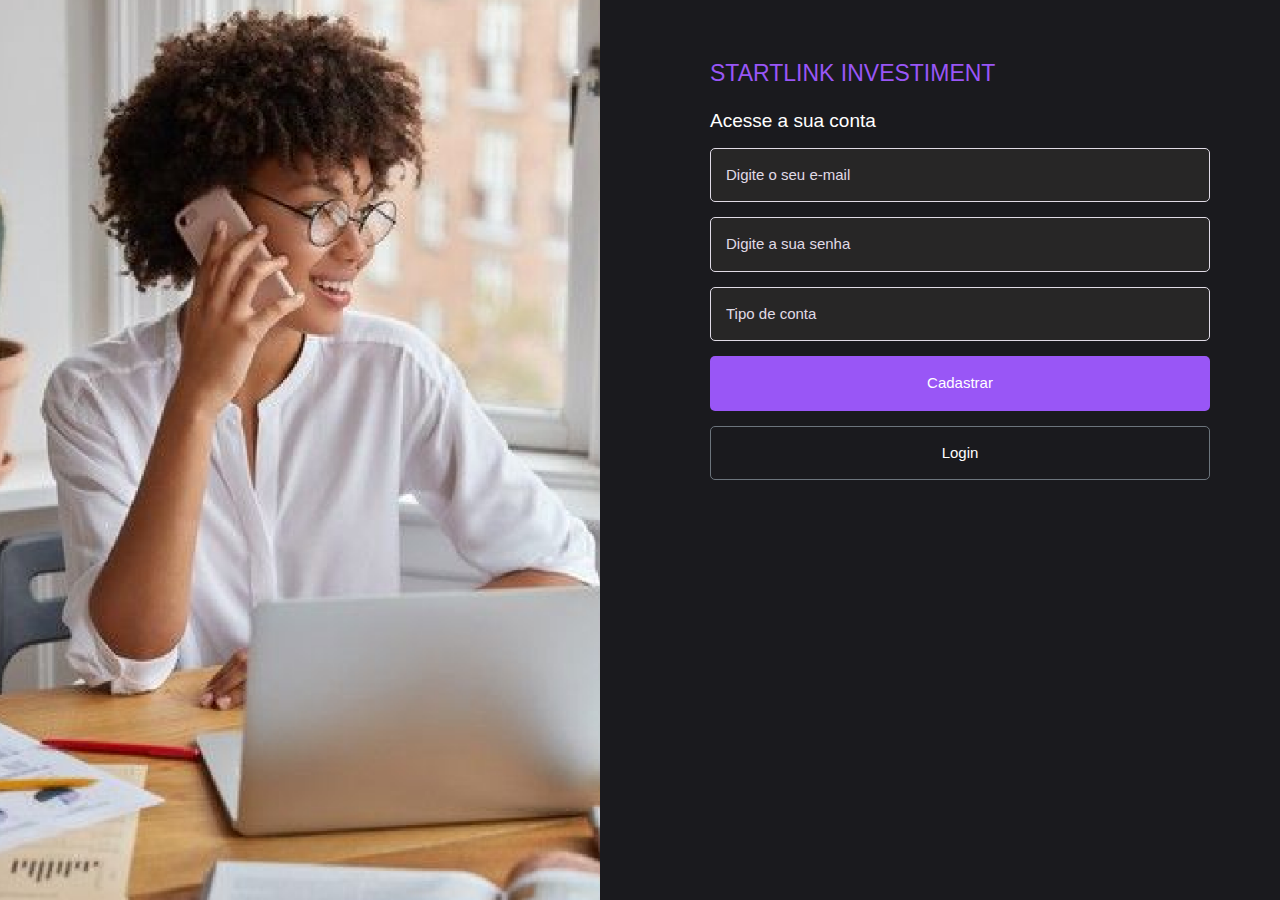
<file: cadastro.html>
<!DOCTYPE html>
<html lang="pt-br">
<head>
  <meta charset="UTF-8">
  <meta name="viewport" content="width=device-width, initial-scale=1.0">
  <title>Document</title>
  <link rel="stylesheet" href="bootstrap/css/bootstrap.css">
  <link rel="stylesheet" href="css/cadastro.css">
</head>
<body>
  <div class="container-fluid">
    <div class="row">
      <!-- Coluna para a imagem de fundo -->
      <div class="col-md-6 d-none d-md-block login-image"></div>

      <!-- Coluna para o formulário de login -->
      <div class="col-md-6 col-sm-12">
        <div class="login-container">
            <form class="login-form">
              <h1 class="login-heading mb-4">STARTLINK INVESTIMENT</h1> 
              <h2 class="mb-4">Acesse a sua conta</h2> 
              <!-- Campos de entrada -->
              <div class="mb-4">
                <input type="text" id="username" class="w-100 p-4" placeholder="Digite o seu e-mail" required>
              </div>
              <div class="mb-4">
                <input type="password" id="password" class="w-100 p-4" placeholder="Digite a sua senha" required>
              </div>

              <div class="mb-4">
                <select class="form-select w-100 p-4">
                  <option selected>Tipo de conta</option>
                  <option value="Projectista">Projectista</option>
                  <option value="Investidor">Investidor</option>
                </select>
              </div>

              <!-- Botão de login -->
              <div class="mb-4">
                <a href="#" class="btn w-100 p-4">Cadastrar</a>
              </div> 
              <a href="login.html" class="btn btn-outline-secondary w-100 p-4">Login</a>
            </form>
        </div>
      </div>
    </div>
  </div>
</body>
</html>
</file>
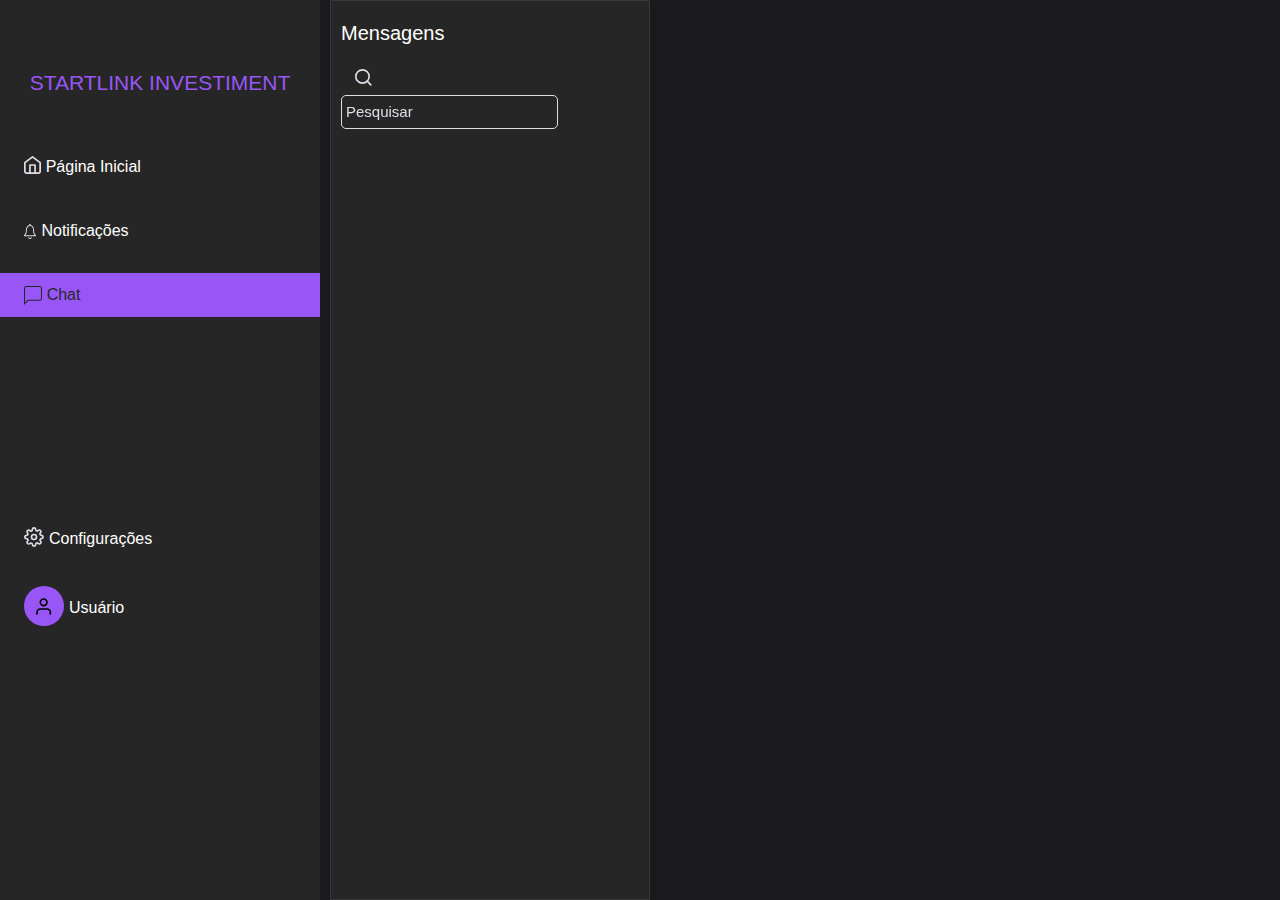
<file: chat.html>
<!DOCTYPE html>
<html lang="pt-br">
<head>
  <meta charset="UTF-8">
  <meta name="viewport" content="width=device-width, initial-scale=1.0">
  <title>Chat|STARTLINK </title>
  <link rel="stylesheet" href="bootstrap/css/bootstrap.css">
  <link rel="stylesheet" href="css/chat.css">
</head>
<body>
 <!-- Barra lateral de menu -->
<div class="sidebar w-25">
  <h1 class="position-relative">STARTLINK INVESTIMENT</h1>
  <div class="menu">
    <a href="paginainicial.html"><img src="assets/Icon feather-home2.svg" alt="Icone-home">Página Inicial</a>
  </div>
  <div class="notificacao">
    <a href="notificacao.html"> <img src="assets/Icon ionic-ios-notifications-outline.svg" alt="Icone-notificações">Notificações</a></li>
  </div>
  <div class="chat">
    <a href="chat.html" class="active"> <img src="assets/Icon material-chat-bubble-dark.svg" alt="Icone-chat">Chat</a></li> 
  </div>
  <div class="configuracao">
    <a href="configuracao.html"> <img src="assets/Icon feather-settings.svg" alt="Icone-configurações">Configurações</a></li> 
  </div>
  <div class="usuario">
    <a href="usuario.html"><img src="assets/usuario.svg" alt="Icone-Usuário">Usuário</a></li> 
  </div>
</div>

<!-- Conteúdo principal da página -->
<div class="content">

<div class="mensagens w-25">
  <div class="mensagens-conteudo">
    <h2>Mensagens</h2>
    <div class="input-mensagens">
      <input type="text" name="Mensagens" class="input-pesquisar " placeholder="Pesquisar">
      <img src="assets/Icon feather-search.svg" class="icone-pesquisar" alt="icone-pesquisar">
    </div>
  </div>
</div>


  <!-- <div class="container mt-5">
    <div class="row justify-content-center">
      <div class="col-md-8">
        <div class="card">
          <div class="card-header">
            Chat
          </div>
          <div class="card-body" id="chat-container">
            Lista de mensagens
            <div class="message user">
              <div class="message-body">Olá! Como vai?</div>
            </div>
            <div class="message interlocutor">
              <div class="message-body">Olá! Estou bem, e você?</div>
            </div>
          </div>
          Formulário para enviar mensagem -->
          <!-- <div class="card-footer">
            <form id="messageForm">
              <div class="input-group">
                <input type="text" class="form-control" id="messageInput" placeholder="Digite sua mensagem...">
                <button type="submit" class="btn btn-primary">Enviar</button>
              </div>
            </form>
          </div>
        </div>
      </div>
    </div>
  </div> -->


</div>
</body>
</html>
</file>
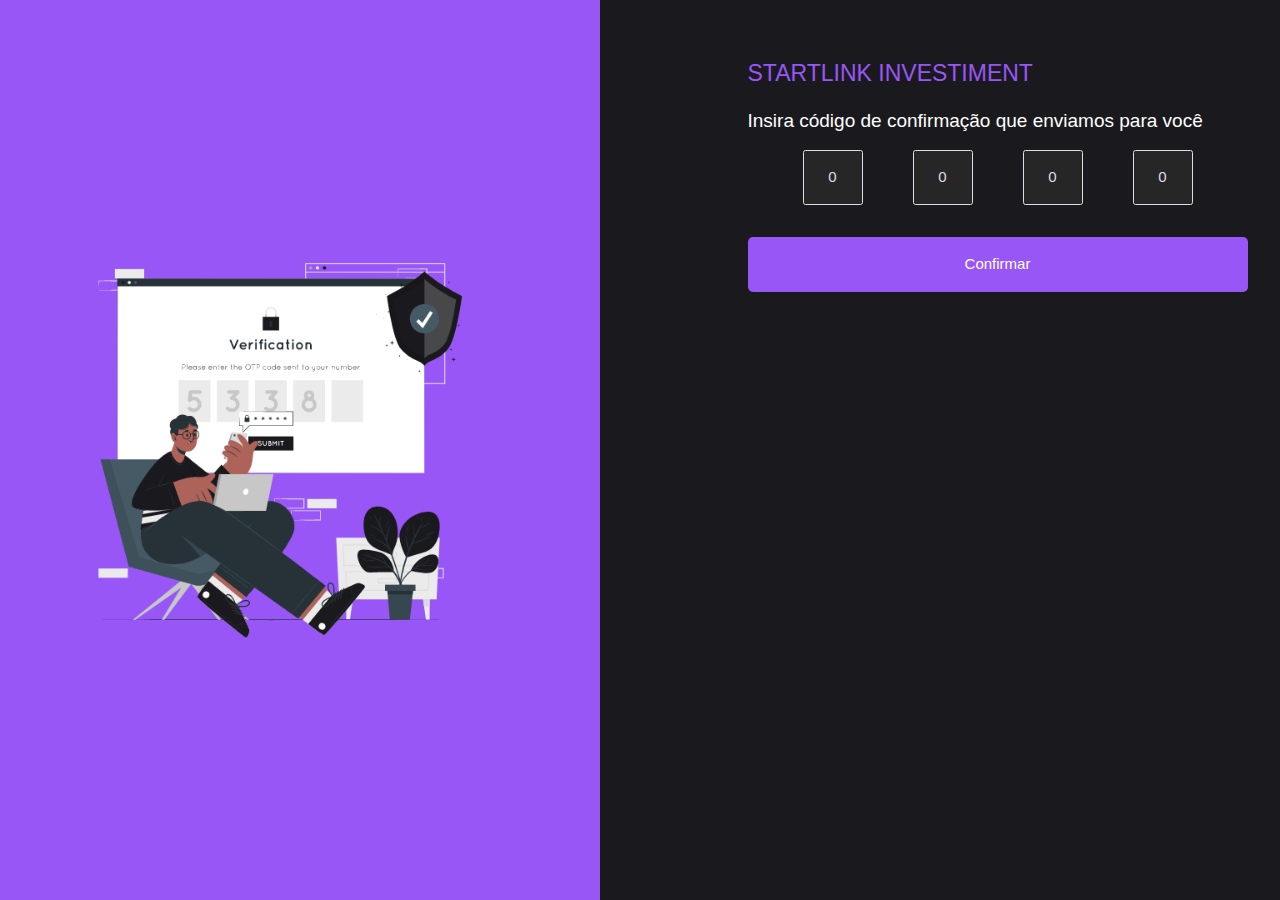
<file: confirmacao.html>
<!DOCTYPE html>
<html lang="pt-br">
<head>
  <meta charset="UTF-8">
  <meta name="viewport" content="width=device-width, initial-scale=1.0">
  <title>Confirmação de senha | STARTLINK</title>
  <link rel="stylesheet" href="bootstrap/css/bootstrap.css">
  <link rel="stylesheet" href="css/senha.css">
</head>
<body>
  <div class="container-fluid">
    <div class="row">
      <!-- Coluna para a imagem de fundo -->
      <div class="col-md-6 d-none d-md-block login-image">
      </div>
      <!-- Coluna para o formulário de login -->
      <div class="col-md-6 col-sm-12">
        <div class="login-container">
            <form class="login-form">
              <h1 class="login-heading mb-4">STARTLINK INVESTIMENT</h1> 
              <h2 class="mb-4">Insira código de confirmação que enviamos para você </h2> 
              <!-- Campos de entrada -->
              <div class="mb-5 d-flex p-1" style="display: flex; gap: 5rem; align-items: center; justify-content: center;">
                <input type="text" id="username" class=" p-4 rounded" required style="width: 6rem;"placeholder="0">
                <input type="text" id="username" class=" p-4 rounded" required style="width: 6rem;"placeholder="0">
                <input type="text" id="username" class=" p-4 rounded" required style="width: 6rem;"placeholder="0">
                <input type="text" id="username" class=" p-4 rounded" required style="width: 6rem;"placeholder="0">
              </div>
                <!-- Botão de login -->
              <div class="mb-4">
                <a href="paginainicial.html" class="btn w-100 p-4" required>Confirmar</a>
              </div>
            </form>
        </div>
      </div>
    </div>
  </div>
</body>
</html>
</file>
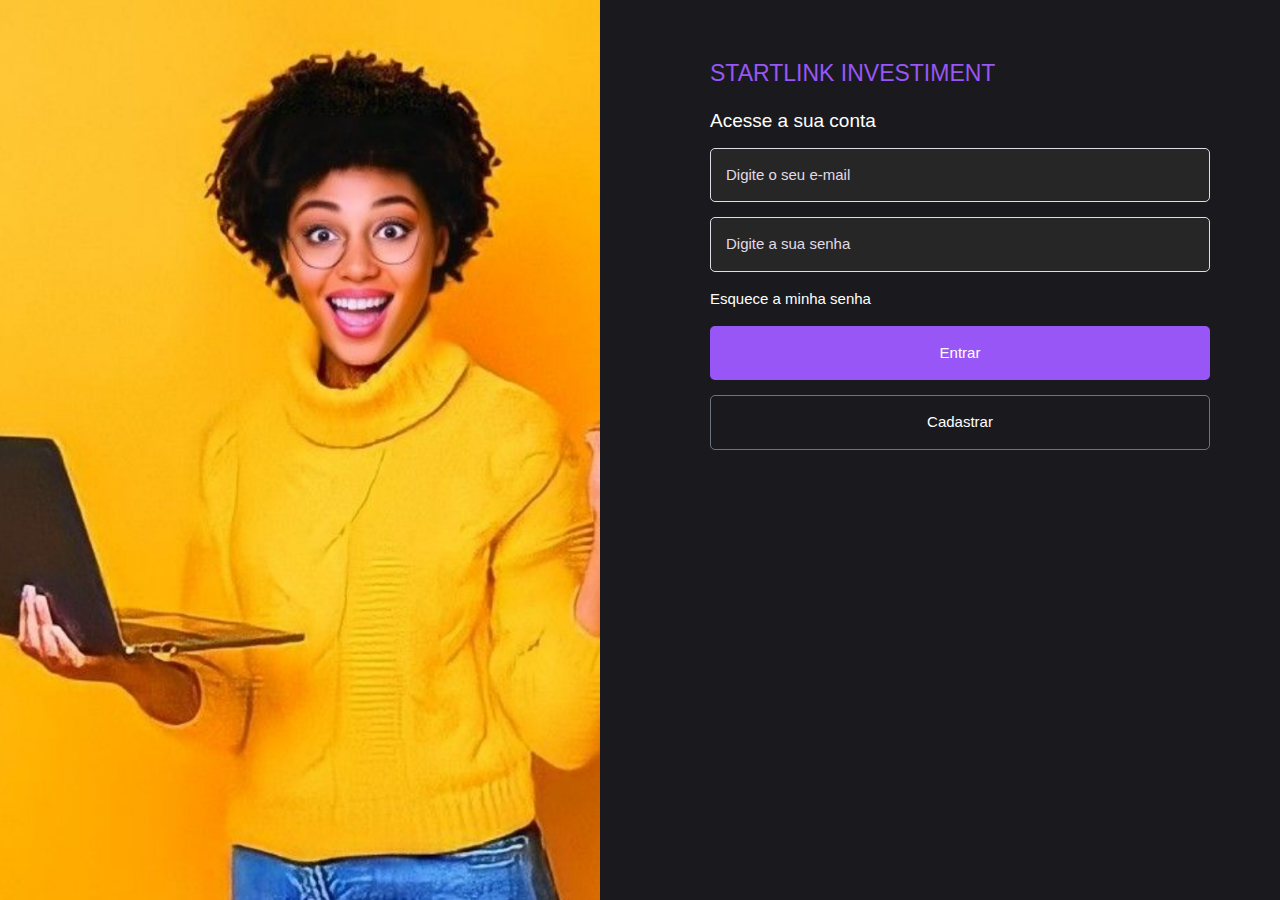
<file: login.html>
<!DOCTYPE html>
<html lang="pt-br">
<head>
  <meta charset="UTF-8">
  <meta name="viewport" content="width=device-width, initial-scale=1.0">
  <title>Login | STARTLINK</title>
  <link rel="stylesheet" href="bootstrap/css/bootstrap.css">
  <link rel="stylesheet" href="css/login.css">
</head>
<body>
  <div class="container-fluid">
    <div class="row">
      <!-- Coluna para a imagem de fundo -->
      <div class="col-md-6 d-none d-md-block login-image"></div>

      <!-- Coluna para o formulário de login -->
      <div class="col-md-6 col-sm-12">
        <div class="login-container">
            <form class="login-form">
              <h1 class="login-heading mb-4">STARTLINK INVESTIMENT</h1> 
              <h2 class="mb-4">Acesse a sua conta</h2> 
              <!-- Campos de entrada -->
              <div class="mb-4">
                <input type="email" id="username" class="w-100 p-4" placeholder="Digite o seu e-mail" required>
              </div>
              <div class="mb-4">
                <input type="password" id="password" class="w-100 p-4" placeholder="Digite a sua senha" required>
              </div>

              <div class="mb-4">
                <a href="senha.html">Esquece a minha senha</a>
              </div>
              <!-- Botão de login -->
              <div class="mb-4">
                <a href="paginainicial.html" class="btn w-100 p-4">Entrar</a>
              </div> 
              <a href="cadastro.html" class="btn w-100 p-4 btn-outline-secondary">Cadastrar</a>
            </form>
        </div>
      </div>
    </div>
  </div>
</body>
</html>
</file>
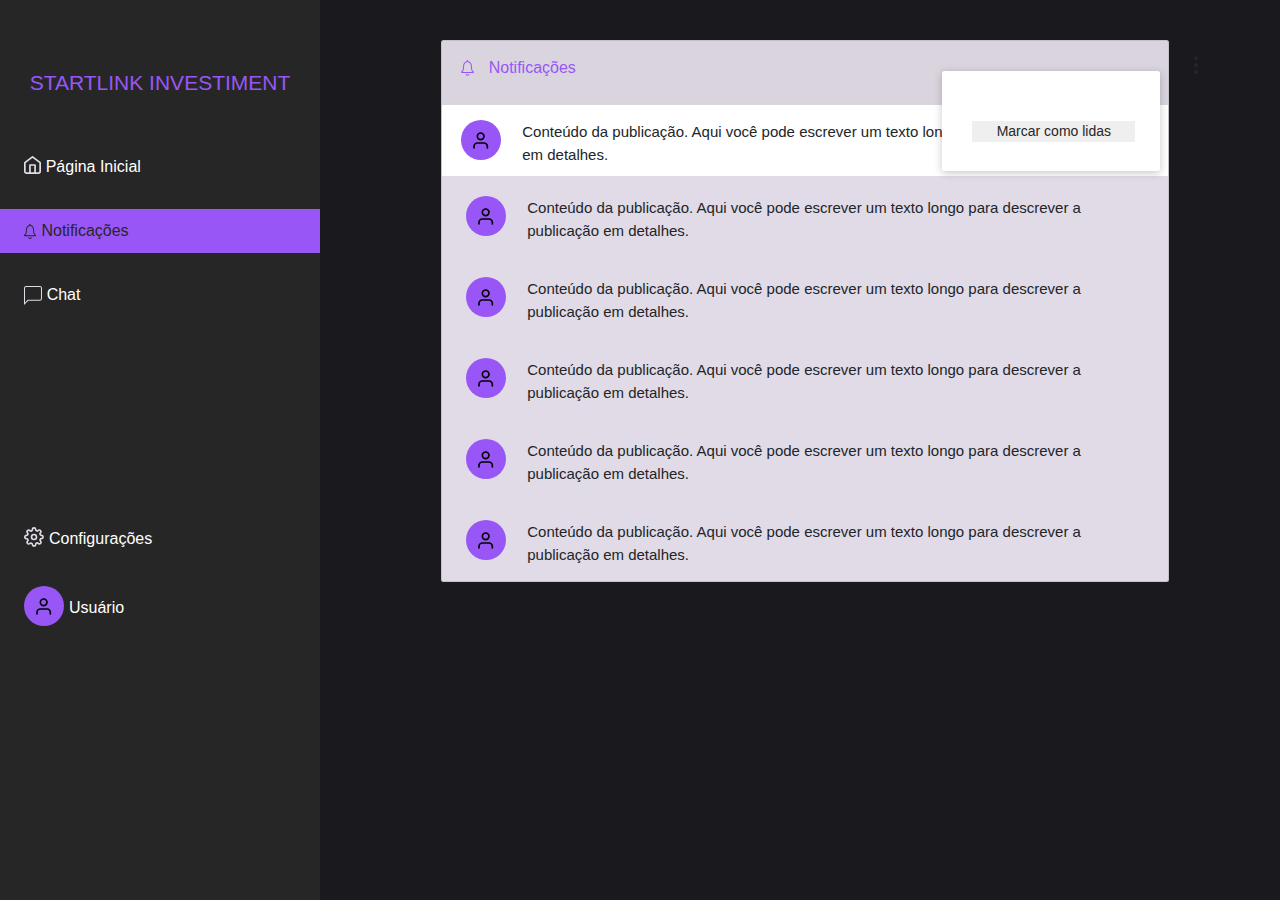
<file: notificacao.html>
<!DOCTYPE html>
<html lang="pt-br">
<head>
  <meta charset="UTF-8">
  <meta name="viewport" content="width=device-width, initial-scale=1.0">
  <title>Notificações| STARTLINK </title>
  <link rel="stylesheet" href="bootstrap/css/bootstrap.css">
  <link rel="stylesheet" href="css/notificacao.css">
</head>
<body>
 <!-- Barra lateral de menu -->
<div class="sidebar w-25">
  <h1 class="position-relative">STARTLINK INVESTIMENT</h1>
  <div class="menu">
    <a href="paginainicial.html"><img src="assets/Icon feather-home2.svg" alt="Icone-home">Página Inicial</a>
  </div>
  <div class="notificacao">
    <a href="notificacao.html" class="active"><img src="assets/Icon ionic-ios-notifications-2.svg" alt="Icone-notificações">Notificações</a></li> 
  </div>
  <div class="chat">
    <a href="chat.html"> <img src="assets/Icon material-chat-bubble.svg" alt="Icone-chat">Chat</a></li> 
  </div>
  <div class="configuracao">
    <a href="configuracao.html"> <img src="assets/Icon feather-settings.svg" alt="Icone-configurações">Configurações</a></li> 
  </div>
  <div class="usuario">
    <a href="usuario.html"> <img src="assets/usuario.svg" alt="Icone-Usuário">Usuário</a></li> 
  </div>
</div>

<!-- Conteúdo principal da página -->
<div class="content">
  <div class="container mt-5 w-75">
    <div class="card">
      <div class="card-header">
        <div class="noticacoes">
           <img src="assets/Icon ionic-ios-notifications-outline-34.svg" class="Icone-notificações" alt="Notificações">
          <p class="text-noticacao">Notificações</p>
        </div>
        <div class="notificacoes-button">
        <img src="assets/Grupo 43.svg" alt="Notificacões" id="botao-toggle">
        <div id="elemento" style="width: 30%; padding: 5rem;" class="rounded">
          <div class="btn-hover">
            <button class="btn-lidas w-75" style="margin: auto 4rem;" >Marcar como lidas</button>
          </div>
        </div>
        </div>
      </div>
      <div class="card-body">
        <div class="usuario-notificacoes w-100">
          <img src="assets/Grupo 68.svg" alt="Usuário-notificações">
          <p class="card-text">Conteúdo da publicação. Aqui você pode escrever um texto longo para descrever a publicação em detalhes.</p>
        </div>
    </div>
    <div class="usuario-notificacoes w-100 p-4">
      <img src="assets/Grupo 68.svg" alt="Usuário-notificações">
      <p class="card-text">Conteúdo da publicação. Aqui você pode escrever um texto longo para descrever a publicação em detalhes.</p>
    </div>

    <div class="usuario-notificacoes w-100 p-4">
      <img src="assets/Grupo 68.svg" alt="Usuário-notificações">
      <p class="card-text">Conteúdo da publicação. Aqui você pode escrever um texto longo para descrever a publicação em detalhes.</p>
    </div>

    <div class="usuario-notificacoes w-100 p-4">
      <img src="assets/Grupo 68.svg" alt="Usuário-notificações">
      <p class="card-text">Conteúdo da publicação. Aqui você pode escrever um texto longo para descrever a publicação em detalhes.</p>
    </div>

    <div class="usuario-notificacoes w-100 p-4">
      <img src="assets/Grupo 68.svg" alt="Usuário-notificações">
      <p class="card-text">Conteúdo da publicação. Aqui você pode escrever um texto longo para descrever a publicação em detalhes.</p>
    </div>

    <div class="usuario-notificacoes w-100 p-4">
      <img src="assets/Grupo 68.svg" alt="Usuário-notificações">
      <p class="card-text">Conteúdo da publicação. Aqui você pode escrever um texto longo para descrever a publicação em detalhes.</p>
    </div>
  </div>
</div>
<script src="js/noticacoes.js"></script>
<script src="bootstrap/js/bootstrap.min.js"></script>
</body>
</html>
</file>
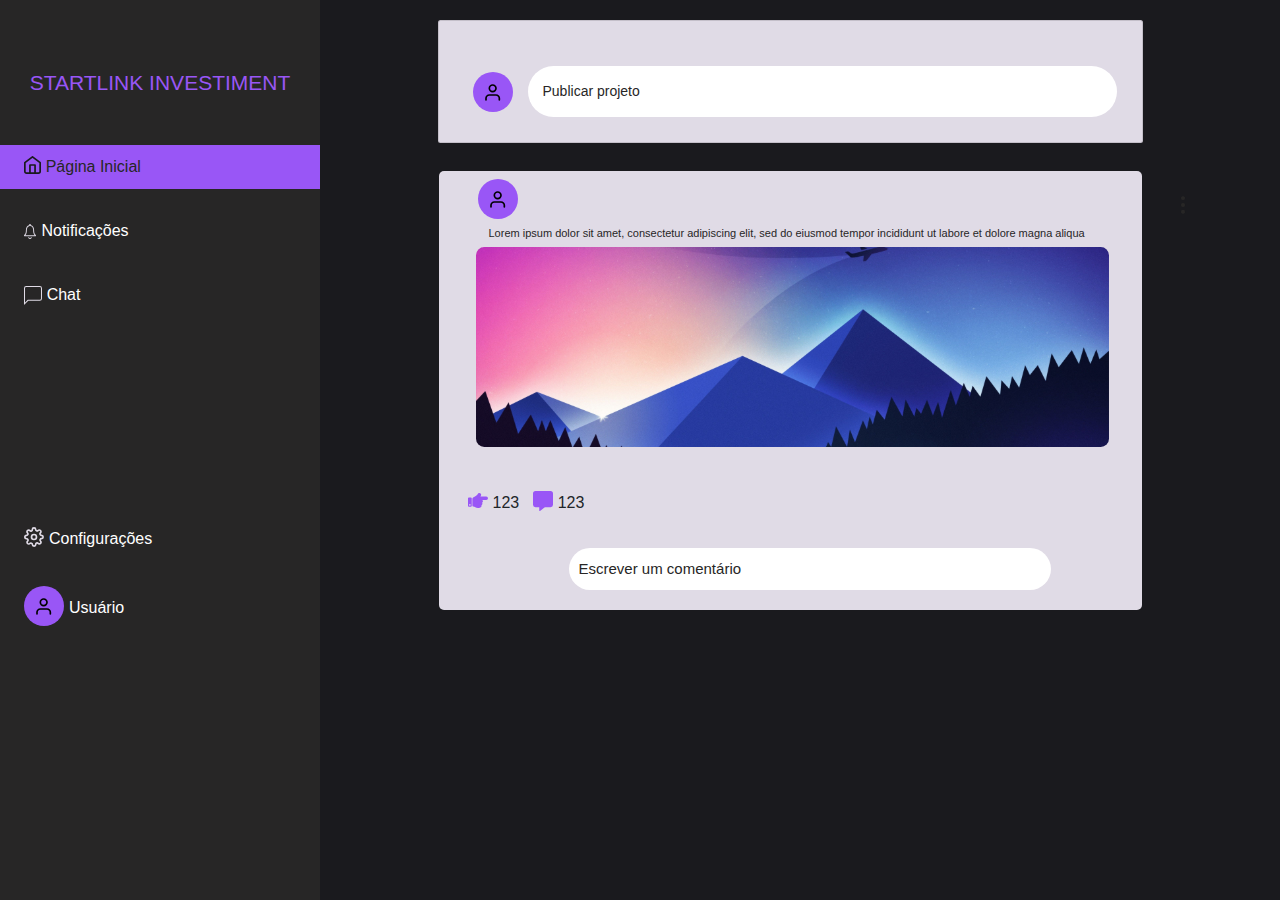
<file: paginainicial.html>
<!DOCTYPE html>
<html lang="pt-br">
<head>
  <meta charset="UTF-8">
  <meta name="viewport" content="width=device-width, initial-scale=1.0">
  <title>Página inicial| STARTLINK </title>
  <link rel="stylesheet" href="bootstrap/css/bootstrap.css">
  <link rel="stylesheet" href="css/paginainicial.css">
</head>
<body>
 <!-- Barra lateral de menu -->
<div class="sidebar w-25">
  <h1 class="position-relative">STARTLINK INVESTIMENT</h1>
  <div class="menu">
    <a href="#" class="active" id="home"> <img src="assets/Icon feather-home.svg" alt="Icone-home">Página Inicial</a>
  </div>
  <div class="notificacao">
    <a href="notificacao.html"> <img src="assets/Icon ionic-ios-notifications-outline.svg" alt="Icone-notificações">Notificações</a></li>
  </div>
  <div class="chat">
    <a href="chat.html"> <img src="assets/Icon material-chat-bubble.svg" alt="Icone-chat">Chat</a></li> 
  </div>
  <div class="configuracao">
    <a href="configuracao.html"> <img src="assets/Icon feather-settings.svg" alt="Icone-configurações">Configurações</a></li> 
  </div>
  <div class="usuario">
    <a href="usuario.html"> <img src="assets/usuario.svg" alt="Icone-Usuário">Usuário</a></li> 
  </div>
</div>

<!-- Conteúdo principal da página -->
<div class="content">

  <div class="card w-75 p-4">
    <div class="card-body w-100">
     <a href="perfil.html"><img src="assets/usuario.svg" alt="Usuario" class="foto-usuario"></a> 
      <button type="button"  class="btn btn-light w-100 p-4" data-bs-toggle="modal" data-bs-target="#exampleModal">Publicar projeto</button>
  </div>

  <div class="modal fade" id="exampleModal" tabindex="-1" aria-labelledby="exampleModalLabel" aria-hidden="true">
    <div class="modal-dialog">
      <div class="modal-content">
        <div class="modal-header">
          <h1 class="modal-title fs-10" id="exampleModalLabel">Publicar Projeto</h1>
          <button type="button" class="btn-close" data-bs-dismiss="modal" aria-label="Close"></button>
        </div>
        <div class="modal-body">
          <textarea class="form-control" id="postContent" rows="3" placeholder="Publicar o seu  projeto"></textarea>
        </div>
        <div class="modal-footer">
          <div class="footer-button  w-100 p-3">
            <p>Adicionar ao seu projeto</p>
            <button class="btn-foto">
              <img src="assets/Icon material-photo-library.svg" class="img-footer" alt="Icon material-photo-bubblediv">
            </button>
          </div>
          <button type="button" class="w-100 p-3">Publicar</button>
        </div>
      </div>
    </div>
  </div>

  <div class="card-poste w-100 p-5">
    <div class="card-foto-poste">
      <img src="assets/usuario.svg" alt="foto-usuario">
      <div class="button-img">
        <img src="assets/icone-button-grupo.svg"  alt="img-poste" class="button-icone"> 
      </div>
    </div>
      <p class="poste-text">Lorem ipsum dolor sit amet, consectetur adipiscing elit, sed do eiusmod tempor incididunt ut labore et dolore magna aliqua</p>
      <div class="poste-img">
        <img src="assets/Interseção 1.svg" class="w-100" alt="img-poste">
      </div>
      <div class="icone-post">
        <i><img src="assets/Icon awesome-hand-point-right.svg" alt="img-hand-point"></i><label>123</label>
        <i><img src="assets/Icon awesome-comment-alt.svg" alt="Comment"></i><label>123</label>
      </div>
      <input type="text" placeholder="Escrever um comentário" class="w-75 p-3">
  </div>
</div>
<script src="js/script.js"></script>
<script src="bootstrap/js/bootstrap.min.js"></script>
</body>
</html>
</file>
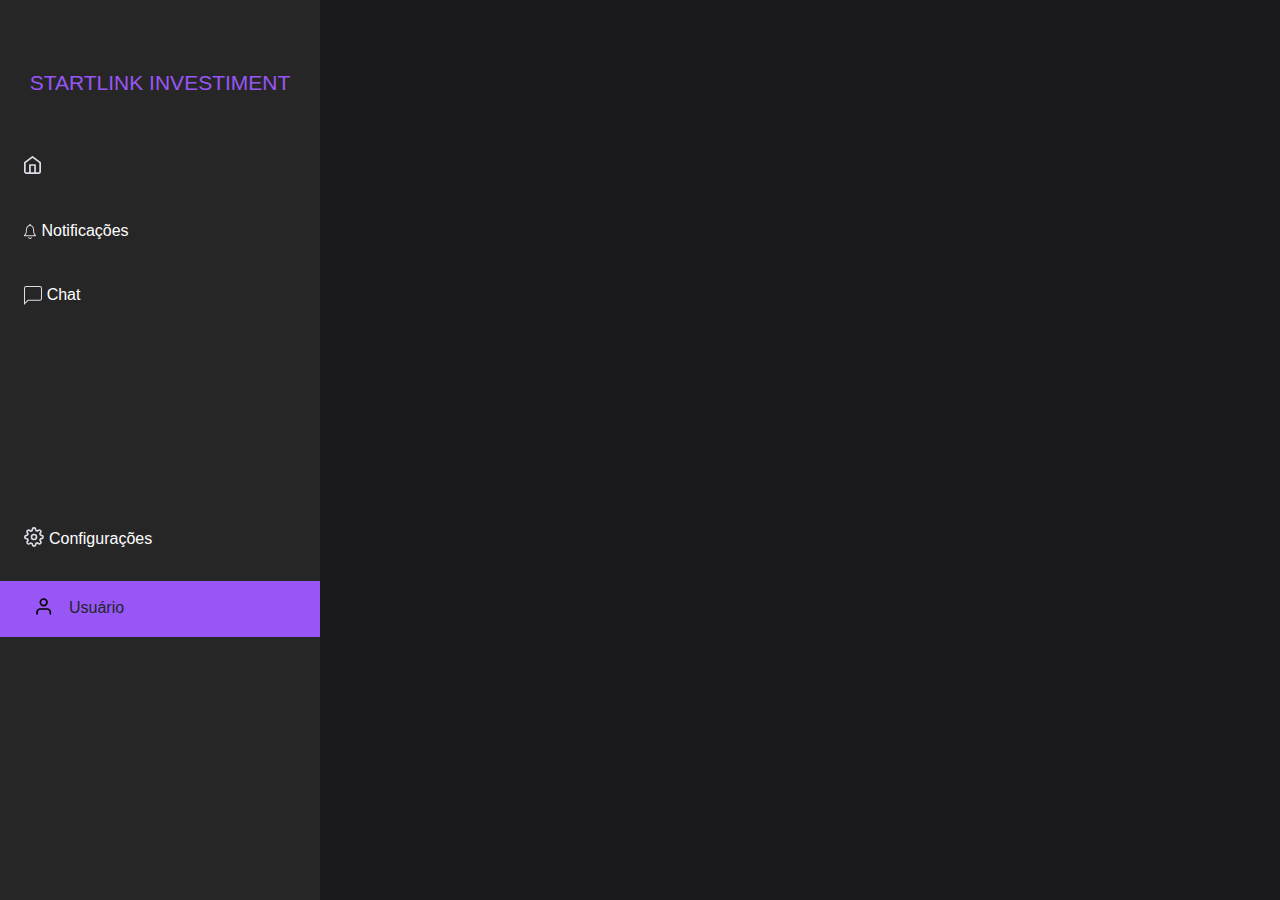
<file: perfil.html>
<!DOCTYPE html>
<html lang="pt-br">
<head>
  <meta charset="UTF-8">
  <meta name="viewport" content="width=device-width, initial-scale=1.0">
  <title>Usuário| STARTLINK </title>
  <link rel="stylesheet" href="bootstrap/css/bootstrap.css">
  <link rel="stylesheet" href="css/usuario.css">
</head>
<body>
 <!-- Barra lateral de menu -->
<div class="sidebar w-25">
  <h1 class="position-relative">STARTLINK INVESTIMENT</h1>
  <div class="menu">
    <a href="paginainicial.html"><img src="img/Icon feather-home2.svg" alt="Icone-home">Página Inicial</a>
  </div>
  <div class="notificacao">
    <a href="notificacao.html"> <img src="img/Icon ionic-ios-notifications-outline.svg" alt="Icone-notificações">Notificações</a></li>
  </div>
  <div class="chat">
    <a href="chat.html"> <img src="img/Icon material-chat-bubble.svg" alt="Icone-chat">Chat</a></li> 
  </div>
  <div class="configuracao">
    <a href="configuracao.html"> <img src="img/Icon feather-settings.svg" alt="Icone-configurações">Configurações</a></li> 
  </div>
  <div class="usuario">
    <a href="usuario.html" class="active"><img src="img/usuario.svg" alt="Icone-Usuário">Usuário</a></li> 
  </div>
</div>

<!-- Conteúdo principal da página -->
<div class="content">

  


</div>
<script src="js/script.js"></script>
<script src="bootstrap/js/bootstrap.min.js"></script>
</body>
</html>
</file>
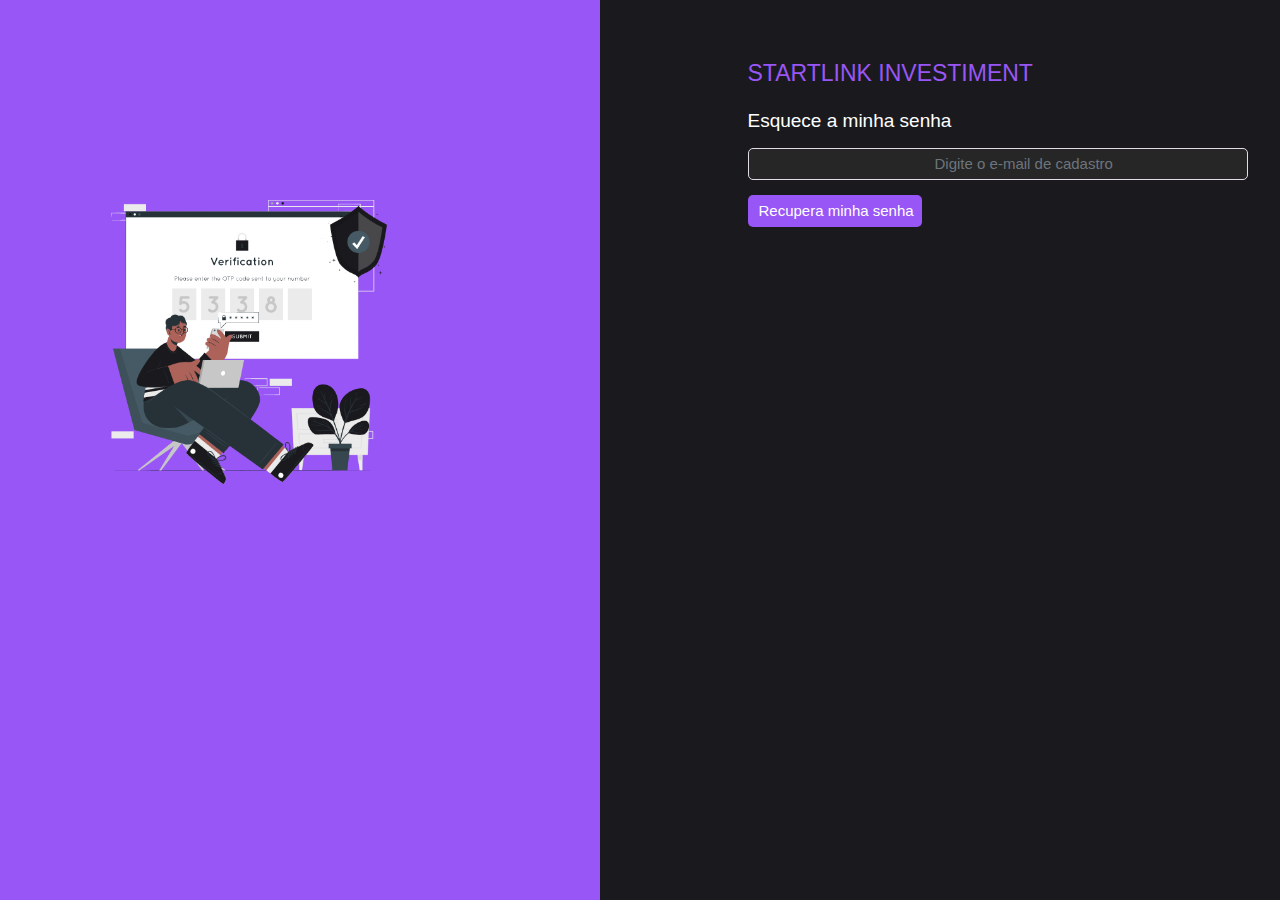
<file: recupera.html>
<!DOCTYPE html>
<html lang="pt-br">
<head>
  <meta charset="UTF-8">
  <meta name="viewport" content="width=device-width, initial-scale=1.0">
  <title>Document</title>
  <link rel="stylesheet" href="bootstrap/css/bootstrap.css">
  <link rel="stylesheet" href="css/senha.css">
</head>
<body>
  <div class="container-fluid">
    <div class="row">
      <!-- Coluna para a imagem de fundo -->
      <div class="col-md-6 d-none d-md-block login-image">
        <img src="img/Grupo 28.png" alt="">
      </div>
      <!-- Coluna para o formulário de login -->
      <div class="col-md-6 col-sm-12">
        <div class="login-container">
            <form class="login-form">
              <h1 class="login-heading mb-4">STARTLINK INVESTIMENT</h1> <!-- Logotipo do login -->
              <h2 class="mb-4">Esquece a minha senha</h2> <!-- Subtítulo do login "Acesse a sua conta" -->
              <!-- Campos de entrada -->
              <div class="mb-4">
                <input type="text" id="username" class="form-control" placeholder="Digite o e-mail de cadastro" required>
              </div>
                <!-- Botão de login -->
              <div class="mb-4">
                <a href="#" class="btn">Recupera minha senha</a>
              </div>
            </form>
        </div>
      </div>
    </div>
  </div>
</body>
</html>
</file>
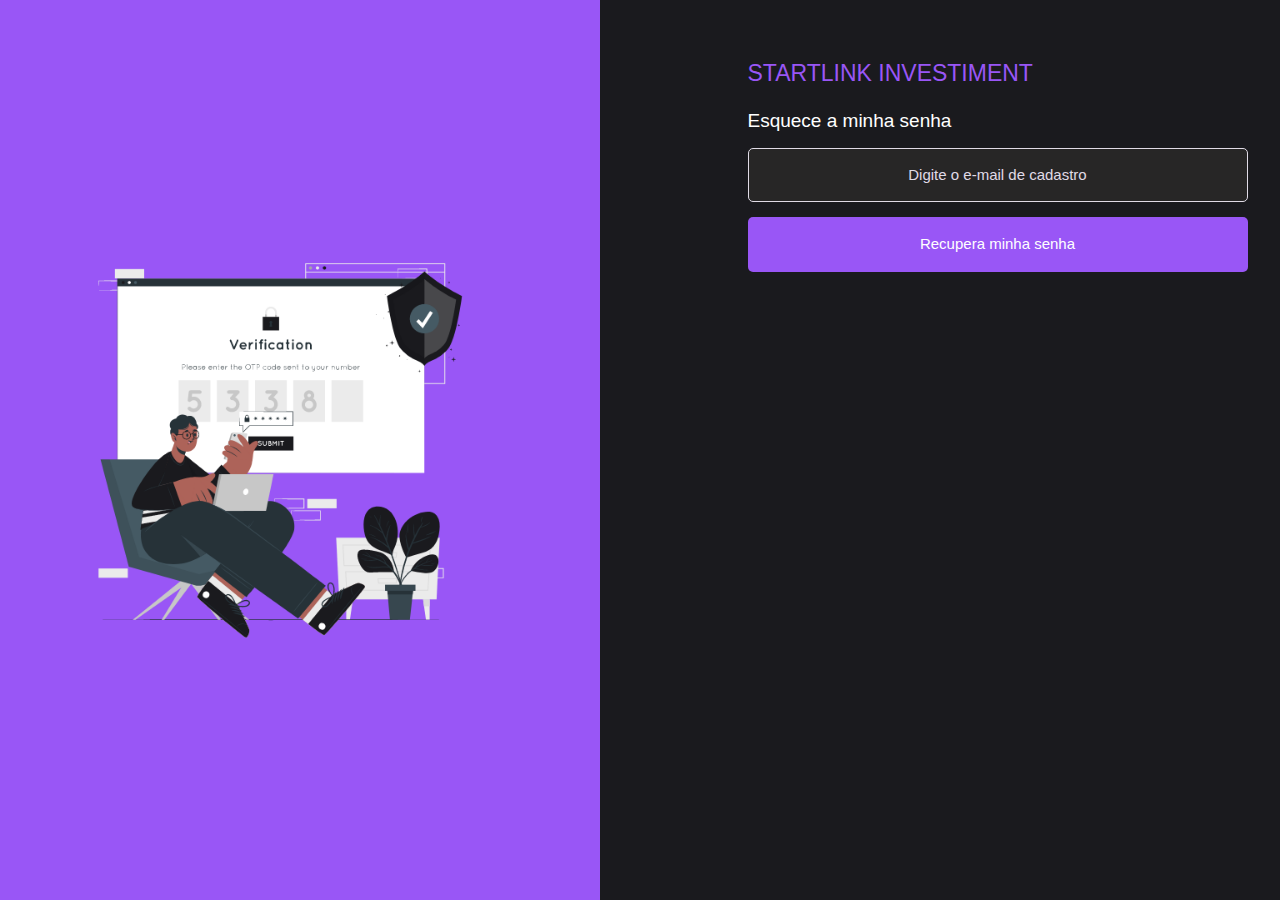
<file: senha.html>
<!DOCTYPE html>
<html lang="pt-br">
<head>
  <meta charset="UTF-8">
  <meta name="viewport" content="width=device-width, initial-scale=1.0">
  <title>Recuperar conta | STARTLINK</title>
  <link rel="stylesheet" href="bootstrap/css/bootstrap.css">
  <link rel="stylesheet" href="css/senha.css">
</head>
<body>
  <div class="container-fluid">
    <div class="row">
      <!-- Coluna para a imagem de fundo -->
      <div class="col-md-6 d-none d-md-block login-image"></div>
      <!-- Coluna para o formulário de login -->
      <div class="col-md-6 col-sm-12">
        <div class="login-container">
            <form class="login-form">
              <h1 class="login-heading mb-4">STARTLINK INVESTIMENT</h1> 
              <h2 class="mb-4">Esquece a minha senha</h2> 
              <!-- Campos de entrada -->
              <div class="mb-4">
                <input type="email" id="username" class="w-100 p-4" placeholder="Digite o e-mail de cadastro" required>
              </div>
                <!-- Botão de login -->
              <div class="mb-4">
                <a href="confirmacao.html" class="btn w-100 p-4">Recupera minha senha</a>
              </div>
            </form>
        </div>
      </div>
    </div>
  </div>
</body>
</html>
</file>
<file: css/cadastro.css>
*{
margin: 0;
padding: 0;
font-family: 'Space Grotesk' , sans-serif;
box-sizing: border-box;
}

/* Variáveis css*/

:root{
--background-color:#1A1A1E;
--btn-color:#9956F6;
--btn-color-hover:#9956F6;
--btn-border-color:#E0DBE6;
--input-color:#272626;
--text1-color:#FFFFFF;
--text2-color:#9956f6;
font-size: 62.5%;
}

body{
background: var(--background-color);
overflow: hidden;
min-height: 100vh;
font-size: 1.6rem;
}

/* Código da estilização do formulário*/

.login-container {
  max-width: 500px; 
  margin: 0 auto;
}

.login-form {
  position: relative;
  left: 64rem;
  top: 11rem;
}

.login-heading {
  margin-bottom: 20px; 
  margin-top: -5rem;
  position: absolute;
}

h1{
  color: var(--text2-color);  
  font:400;
  font-size: 2.3rem;
}

h2{
  color: var(--text1-color); 
  font:400;
  font-size: 1.9rem; 
}

a{
  color: var(--text1-color);
  text-decoration: none; 
  font:400;
  font-size: 1.5rem;
}


a:hover {
  transition: all 0.5s ease-in-out;
  color: var(--text2-color);
}

/* Código da estilização da imagem  */

.login-image {
  background-size: cover; 
  background-position: center;
  min-height: 100vh; 
  position:absolute;
  left:-4rem;
  background-image: url(../assets/img-cadastro.png);
}

.login-image img{
  width: 90%;
}

 /* Código da estilização do inputs*/

#username{
  border: solid 1px var(--btn-border-color);
  border-radius: 0.5rem;
  background: var(--input-color);
  font-size: 1.5rem;
  color: var(--btn-border-color);
  padding-left: 1rem;
  font:400;
}

/* Código da estilização do focos*/

#username:focus{
  outline: 0.2rem solid var(--btn-color-hover);
}

#password:focus{
  outline: 0.2rem solid var(--btn-color-hover);
}

::placeholder{
  font-size: 1.5rem;
  color: var(--btn-border-color);
}

#password{
  border: solid 1px var(--btn-border-color);
  border-radius: 0.5rem;
  background: var(--input-color);
  font-size: 1.5rem;
  color: var(--btn-border-color);
  padding-left: 1rem;
  font:400;
}
/* Código da estilização do select*/
.form-select{
  border: solid 1px var(--btn-border-color);
  border-radius: 0.5rem;
  background: var(--input-color);
  font-size: 1.5rem;
  color: var(--btn-border-color);
  padding-left: 1rem;
  font:400;
}

.form-select:focus{
  outline: 0.2rem solid var(--btn-color-hover);
}

.btn{
  border-radius: 0.5rem;
  background: var(--btn-color);
  font-size: 1.5rem;
  padding-left: 1rem;
  font:400;
  color: var(--text1-color);
}

.btn-outline-secondary{
  background: transparent;
}

.btn-outline-secondary:hover{
  background: var(--btn-color);
}
</file>
<file: css/chat.css>
*{
    margin: 0;
    padding: 0;
    font-family: 'Space Grotesk' , sans-serif;
    box-sizing: border-box;
    }
        
    /* Variáveis css*/
        
    :root{
    --background-color:#1A1A1E;
    --menu-color:#272626;
    --card-color:#E0DBE6;
    --btn-color:#9956F6;
    --btn-color-hover:#9956F6;
    --btn-moda-color:#FFFFFF;
    --btn-border-color:#E0DBE6;
    --border-modal-color:#E0DBE6;
    --input-color:#272626;
    --text1-color:#FFFFFF;
    --text2-color:#9956f6;
    --text3-color:#272626;
    font-size: 62.5%;
    }
        
    /* Estilo para ajustar a posição do conteúdo principal */
    body{
    background: var(--background-color);
    overflow: hidden;
    min-height: 100vh;
    font-size: 1.6rem;
    }
        
    /* Estilo para a barra lateral */
    .sidebar {
    height: 100%;
    position: fixed;
    top: 0;
    left: 0;
    background-color:var(--menu-color);
    padding-top: 20px;
    }
      
    /* Estilo para os links no menu */
    .sidebar a {
    padding: 10px 15px;
    text-decoration: none;
    font-size: 1.6rem;
    display: block;
    }
    
    .menu a{
      margin-top: 5rem; 
      color: var(--text1-color);
     }
    
    li{
    list-style: none;
    position: relative;
    top: 5rem;
    left: 0;
    }
    
    img{
    padding: 0.1rem 0.5rem;
    margin-left: 0.4rem;
    margin-top: -0.6rem;
    }
    
    .notificacao a{
    margin-top: 2rem; 
    color: var(--text1-color);  
    }
    
    .notificacao img{
    margin-top: -0.1rem;
    }
    
    .chat a{
    margin-top: 2rem; 
    color: var(--text3-color); 
    }
    
    .chat img{
    margin-top: -0.1rem;
    }
          
    .configuracao a{
    margin-top: 20rem;
    color: var(--text1-color)
    }
    
    .usuario a{
    margin-top: 2rem;
    color: var(--text1-color)
    }
    
    /* Estilo para os links ativos no menu */
    .sidebar a.active {
     background-color: var(--text2-color);
    }
      
    /* Estilo para o conteúdo principal */
    .content {
    display: flex;
    align-items:center;
    justify-content: center;
    margin-left: 30rem;
    padding: 20px;
    }
    
    .card-publicacao{
      background: var(--card-color);
      border-radius: 0.5rem;
    }
    
    .card-publicacao input{
      border: none;
      border-radius: 0.5rem;
      background: var(--text1-color);
      display: flex;
      align-items: center;
      justify-content: center;
      margin-top: 2rem;
      cursor: none;
      margin-left: -5rem;
    }
    
    ::placeholder{
      color: var(--menu-color);
      font-size: 1.5rem;
      font-weight: 400;
      
    }
    
    .card-usuario img{
      margin-top: -1.9rem;
      margin-left: -1rem;
    }
    
    .usuario-nome{
      padding: 2rem 1rem;
    }
    
    .img-foto{
      margin-top: 3rem;
    }
    
    .card-poste{
    position: absolute;
    top: 30rem;
    background: var(--card-color);
    }
    
    h1{
    color: var(--text2-color); 
    font:400;
    font-size: 2.1rem;
    display: flex;
    align-items: center;
    justify-content: center;
    margin-top: 5rem;
    position: absolute;
    }

    .mensagens{
    height: 100%;
    position: fixed;
    top: 0;
    left: 33rem;
    background-color:var(--menu-color);
    padding-top: 20px;
    border:1px solid #e0dbe618;

    }
    
    h2{
      color: var(--text1-color);
      margin-left: 1rem;
    }

    p{
     color: var(--text2-color);
     margin-top: -3rem;
     left: 14rem;
     position: absolute;
    }

    .input-mensagens{
      margin-left: 1rem;
      margin-top: 2rem;
    }

    .input-pesquisar{
      padding-left: 9rem;
      background: transparent;
      border: 1px solid var(--border-modal-color);
      border-radius: 0.5rem;
      padding: .4rem;
      margin-top: 3rem;
      color: var(--border-modal-color);
    }

    .input-pesquisar:focus{
      outline: 0.2rem solid var(--btn-color-hover);
    }

    ::placeholder{
      color: var(--card-color);
      
    }

    .icone-pesquisar{
      position: absolute;
      padding: 1rem;
      left: 1rem;
    }

    #chat-container {
      height: 400px;
      overflow-y: auto;
    }

    /* Estilo para cada mensagem */
    .message {
      margin-bottom: 10px;
    }
    /* Estilo para as mensagens do usuário */
    .message.user .message-body {
      background-color: #007bff;
      color: #fff;
    }
    /* Estilo para as mensagens do interlocutor */
    .message.interlocutor .message-body {
      background-color: #f0f0f0;
    }
</file>
<file: css/senha.css>
*{
    margin: 0;
    padding: 0;
    font-family: 'Space Grotesk' , sans-serif;
    box-sizing: border-box;
}

:root{
    --background-color:#1A1A1E;
    --btn-color:#9956F6;
    --btn-color-hover:#9956F6;
    --btn-border-color:#E0DBE6;
    --input-color:#272626;
    --text1-color:#FFFFFF;
    --text2-color:#9956f6;
    font-size: 62.5%;
    
}

body{
background: var(--background-color);
overflow: hidden;
min-height: 100vh;
font-size: 1.6rem;
}

/* Código da estilização da imagem  */

.login-container {
max-width: 500px; 
}
  
.login-form {
position: relative;
left: 74rem;
top: 11rem;
}

.login-heading {
margin-bottom: 20px;
margin-top: -5rem;
position: absolute;
}

h1{
color: var(--text2-color);  
font:400;
font-size: 2.3rem;
}

  h2{
    color: var(--text1-color); 
    font:400;
    font-size: 1.9rem; 
  }

  a{
    color: var(--text1-color);
    text-decoration: none; 
    font-size: 1.5rem;
  }

  a:hover {
    transition: all 0.5s ease-in-out;
    color: var(--text2-color); 
  }

  .login-image {
    background-size: cover; 
    background-position: center; 
    min-height: 100vh; 
    position:absolute;
    left:-4rem;
    background-image: url(../assets/Grupo\ 28.png);
  }

  .login-image img{
    width: 90%;
  }

  #username{
    border: solid 1px var(--btn-border-color);
    border-radius: 0.5rem;
    background: var(--input-color);
    font-size: 1.5rem;
    color: var(--btn-border-color);
    padding-left: 6rem;
    text-align: center;
    font:400;
  }

  #username:focus{
    outline: 0.2rem solid var(--btn-color-hover);
  }

  #password:focus{
    outline: 0.2rem solid var(--btn-color-hover);
  }

::placeholder{
    font-size: 1.5rem;
    color: var(--btn-border-color);
}

  #password{
    border: solid 1px var(--btn-border-color);
    border-radius: 0.5rem;
    background: var(--input-color);
    font-size: 1.5rem;
    color: var(--btn-border-color);
    padding-left: 1rem;
    font:400;
  }

  .btn{
    border-radius: 0.5rem;
    background: var(--btn-color);
    font-size: 1.5rem;
    padding-left: 1rem;
    font:400;
    color: var(--text1-color);
  }

  .btn-outline-secondary{
    background: transparent;
  }

  .btn-outline-secondary:hover{
    background: var(--btn-color);
  }

::placeholder{
  text-align: center;
}
</file>
<file: css/login.css>
*{
    margin: 0;
    padding: 0;
    font-family: 'Space Grotesk' , sans-serif;
    box-sizing: border-box;
}

/* Variáveis css*/
:root{
    --background-color:#1A1A1E;
    --btn-color:#9956F6;
    --btn-color-hover:#9956F6;
    --btn-border-color:#E0DBE6;
    --input-color:#272626;
    --text1-color:#FFFFFF;
    --text2-color:#9956f6;
    font-size: 62.5%;
    
}

body{
    background: var(--background-color);
    overflow: hidden;
    min-height: 100vh;
    font-size: 1.6rem;
}

/* Código da estilização do formulário*/

.login-container {
    max-width: 500px; 
    margin: 0 auto; 
  }
  
  .login-form {
    position: relative;
    left: 64rem;
    top: 11rem;
  }

  .login-heading {
    margin-bottom: 20px; 
    margin-top: -5rem;
    position: absolute;
  }

  h1{
    color: var(--text2-color); 
    font:400;
    font-size: 2.3rem;
  }

  h2{
    color: var(--text1-color); 
    font:400;
    font-size: 1.9rem; 
  }

  a{
    color: var(--text1-color);
    text-decoration: none; 
    font:400;
    font-size: 1.5rem;
  }

  a:hover {
    transition: all 0.5s ease-in-out;
    color: var(--text2-color);
  }

  /* Código da estilização da imagem  */

  .login-image {
    background-size: cover; 
    background-position: center; 
    min-height: 100vh; 
    position:absolute;
    left:-4rem;
    background-image: url(../assets/img-login.png);
  }

  .login-image img{
    width: 90%;
  }

/* Código da estilização do formulário*/

  #username{
    border: solid 1px var(--btn-border-color);
    border-radius: 0.5rem;
    background: var(--input-color);
    font-size: 1.5rem;
    color: var(--btn-border-color);
    padding-left: 1rem;
    font:400;
  }

  /* Código da estilização do focos*/

  #username:focus{
    outline: 0.2rem solid var(--btn-color-hover);
  }

  #password:focus{
    outline: 0.2rem solid var(--btn-color-hover);
  }

::placeholder{
    font-size: 1.5rem;
    color: var(--btn-border-color);
}

 /* Código da estilização do inputs*/
  #password{
    border: solid 1px var(--btn-border-color);
    border-radius: 0.5rem;
    background: var(--input-color);
    font-size: 1.5rem;
    color: var(--btn-border-color);
    padding-left: 1rem;
    font:400;
  }

/* Código da estilização dos botões*/

  .btn{
    border-radius: 0.5rem;
    background: var(--btn-color);
    font-size: 1.5rem;
    padding-left: 1rem;
    font:400;
    color: var(--text1-color);
  }

  .btn-outline-secondary{
    background: transparent;
  }

  .btn-outline-secondary:hover{
    background: var(--btn-color);
  }
</file>
<file: css/notificacao.css>
*{
margin: 0;
padding: 0;
font-family: 'Space Grotesk' , sans-serif;
box-sizing: border-box;
}
    
/* Variáveis css*/
    
:root{
--background-color:#1A1A1E;
--menu-color:#272626;
--card-color:#E0DBE6;
--opcoes-color:#FFFFFF;
--btn-color:#9956F6;
--btn-color-hover:#9956F6;
--btn-border-color:#E0DBE6;
--input-color:#272626;
--text1-color:#FFFFFF;
--text2-color:#9956f6;
--text3-color:#272626;
font-size: 62.5%;
}
    
 /* Estilo para ajustar a posição do conteúdo principal */
body{
background: var(--background-color);
min-height: 100vh;
font-size: 1.6rem;
}
    
/* Estilo para a barra lateral */
.sidebar {
height: 100%;
position: fixed;
top: 0;
left: 0;
background-color:var(--menu-color);
padding-top: 20px;
}
  
/* Estilo para os links no menu */
.sidebar a {
padding: 10px 15px;
text-decoration: none;
font-size: 1.6rem;
display: block;
}

.menu a{
 margin-top: 5rem; 
 color: var(--text1-color);
}

img{
padding: 0.1rem 0.5rem;
margin-left: 0.4rem;
margin-top: -0.6rem;
}

.notificacao a{
margin-top: 2rem; 
color: var(--text3-color);
}

.notificacao img{
margin-top: -0.1rem;
}

.chat a{
margin-top: 2rem; 
color: var(--text1-color); 
}

.chat img{
margin-top: -0.1rem;
}
      
.configuracao a{
margin-top: 20rem;
color: var(--text1-color)
}

.usuario a{
margin-top: 2rem;
color: var(--text1-color)
}

/* Estilo para os links ativos no menu */
.sidebar a.active {
background-color: var(--text2-color);
}
  
/* Estilo para o conteúdo principal */
.content {
margin-left: 250px;
padding: 20px;
}

h1{
color: var(--text2-color); 
font:400;
font-size: 2.1rem;
display: flex;
align-items: center;
justify-content: center;
margin-top: 5rem;
position: absolute;
}

.container{
position: relative;
top:-1rem;
left: 4rem;
display: flex;
align-items: center;
justify-content: center;
}

.card{
background: var(--btn-border-color);
}

.card-body {
position: relative;
background:var(--text1-color);
}

.card-header{
border: none;
}

.usuario-notificacoes{
margin-top: 1rem;
}

.card-text{
margin-top: -4rem;
font-size: 1.5rem;
margin-left: 7rem;
}

.noticacoes{
    display: flex;
}

.Icone-notificações{
margin-top: -1rem;
}

.text-noticacao{
padding: 1rem;
margin-top: -1.8;
color: var(--text2-color);
font-weight: 400;
font-size: 1.6rem;
}

#botao-toggle{
position: absolute;
cursor: pointer;
border-radius: 100%;
width:20px;
height:20px;
top: 2rem;
left: 74rem;
}

#botao-toggle:hover{
background: #f6f5f8;
border-radius: 100%;
width:20px;
height:20px;
}

#elemento{
position: absolute;
left:50rem;   
top: 3rem;
z-index: 1;
background: var(--opcoes-color);
box-shadow: 0px 2px 9px rgba(0, 0, 0, 0.22);
}

.btn-lidas{
font-size: 1.2rem;
border: none;
color: var(--text3-color);
font-size: 1.4rem;
position: absolute;
left: -1.0rem;
}

.btn-hover{

}

.btn-hover:hover{
background: var(--btn-color-hover);

}
</file>
<file: css/paginainicial.css>
*{
margin: 0;
padding: 0;
font-family: 'Space Grotesk' , sans-serif;
box-sizing: border-box;
}
    
/* Variáveis css*/
    
:root{
--background-color:#1A1A1E;
--menu-color:#272626;
--card-color:#E0DBE6;
--btn-color:#9956F6;
--btn-color-hover:#9956F6;
--btn-moda-color:#FFFFFF;
--btn-border-color:#E0DBE6;
--border-modal-color:#E0DBE6;
--input-color:#272626;
--text1-color:#FFFFFF;
--text2-color:#9956f6;
--text3-color:#272626;
font-size: 62.5%;
}
    
/* Estilo para ajustar a posição do conteúdo principal */
body{
background: var(--background-color);
min-height: 100vh;
font-size: 1.6rem;
}
    
/* Estilo para a barra lateral */
.sidebar {
height: 100%;
position: fixed;
top: 0;
left: 0;
background-color:var(--menu-color);
padding-top: 20px;
}
  
/* Estilo para os links no menu */
.sidebar a {
padding: 10px 15px;
text-decoration: none;
font-size: 1.6rem;
display: block;
}

.menu a{
margin-top: 5rem; 
color: var(--menu-color);      
}

li{
list-style: none;
position: relative;
top: 5rem;
left: 0;
}

img{
padding: 0.1rem 0.5rem;
margin-left: 0.4rem;
margin-top: -0.6rem;
}

.notificacao a{
margin-top: 2rem; 
color: var(--text1-color);  
}

.notificacao img{
margin-top: -0.1rem;
}

.chat a{
margin-top: 2rem; 
color: var(--text1-color); 
}

.chat img{
margin-top: -0.1rem;
}
      
.configuracao a{
margin-top: 20rem;
color: var(--text1-color)
}

.usuario a{
margin-top: 2rem;
color: var(--text1-color)
}

/* Estilo para os links ativos no menu */
.sidebar a.active {
 background-color: var(--text2-color);
}
  
/* Estilo para o conteúdo principal */
.content{
display: flex;
align-items:center;
justify-content: center;
margin-left: 30rem;
padding: 20px;
}

/* Estilização do card de publicações*/
.card-poste{
position: absolute;
top: 15rem;
left: -4rem;
background: var(--card-color);
margin:auto 4rem;
border-radius: 0.5rem;
}

.card-foto-poste img{
  margin-top: -3rem;
}

.poste-img{
display: flex;
align-items: center;
justify-content: center;
}

.button-icone{
  border-radius: 100%;
  width:20px;
  height:20px;
  cursor: pointer;
}

.button-icone:hover{
  background: #f6f5f8;
  border-radius: 100%;
  width:20px;
  height:20px;
}

.icone-post{
  position: absolute;
  top: 32rem;
  left: 2rem;
}

.button-icone{
position: absolute;
left: 73rem; 
}

input{
margin:auto 10rem;
border-radius: 20rem;
background: var(--text1-color);
font-size: 1.5rem;
font:bold;
color: var(--text3-color);
border:none;
margin-top: 9rem;
position: relative;
top: 1rem;
}

input:focus{
  outline: 0.2rem solid var(--btn-color-hover);
}

::placeholder{
  color: var(--text3-color);
  font:bold;
}

.poste-text{
font-size: 1.1rem;
font-weight: 400;
color: var(--text3-color);
margin-left: 2rem;
}

h1{
color: var(--text2-color); 
font:400;
font-size: 2.1rem;
display: flex;
align-items: center;
justify-content: center;
margin-top: 5rem;
position: absolute;
}

/* Estilização do formulario*/
.container{
  display: flex;
  align-items: center;
  justify-content: center;
}

.card{
  background: var(--border-modal-color);
}

.card-body{
 margin-top: 1rem;
 display: flex;
 align-items: center;
 justify-content: center;
 position: relative;
}

/* Estilização do button do modal*/
.btn{
margin-left: 1rem;
margin-top:1rem;
text-align: left;
padding-left: 43rem;
background: var(--btn-moda-color);
border-radius: 20rem;
border: none;
color: var(--text3-color);
font-size: 1.4rem;
font-weight: 400;
}

.foto-usuario{
  margin-top: 1rem;
}

.card-publicacoes-usuario{
  display: flex;
  top: 2rem;
  left:10rem;
  position: absolute;
}

.modal-body{
  position: relative;
}

.form-control{
  margin-top: 1rem;
  border: none;
  font-size: 1.4rem;
  font-weight: 400;
}

.modal-footer{
border: none;
position: relative;
display: flex;
align-items: center;
justify-content: center;
margin-top: -5rem;
}

.modal-header{
  border: none;
}

.modal-title{
  display: flex;
  align-items: center;
  justify-content: center;
  text-align: center;
  margin-top: 2rem;
  margin-left: 15rem;
}

.footer-button{
display: flex;
border-radius: 0.5rem;
margin-top: 12rem;
border: 2px solid var(--border-modal-color);
}

.btn-foto{
background: transparent;
position: absolute; 
top: -5rem;
left: 41rem;
}

button{
border-radius: 0.5rem;
background: var(--btn-color);
font-size: 1.5rem;
padding-left: 1rem;
font:400;
color: var(--text1-color);
margin-top:20rem;
border:none;
}

.card-body{
 display: flex;
 align-items: center;
 justify-content: center;
}
</file>
<file: css/usuario.css>
*{
    margin: 0;
    padding: 0;
    font-family: 'Space Grotesk' , sans-serif;
    box-sizing: border-box;
    }
        
    /* Variáveis css*/
        
    :root{
    --background-color:#1A1A1E;
    --menu-color:#272626;
    --card-color:#E0DBE6;
    --btn-color:#9956F6;
    --btn-color-hover:#9956F6;
    --btn-moda-color:#FFFFFF;
    --btn-border-color:#E0DBE6;
    --border-modal-color:#E0DBE6;
    --input-color:#272626;
    --text1-color:#FFFFFF;
    --text2-color:#9956f6;
    font-size: 62.5%;
    }
        
    /* Estilo para ajustar a posição do conteúdo principal */
    body{
    background: var(--background-color);
    overflow: hidden;
    min-height: 100vh;
    font-size: 1.6rem;
    }
        
    /* Estilo para a barra lateral */
    .sidebar {
    height: 100%;
    position: fixed;
    top: 0;
    left: 0;
    background-color:var(--menu-color);
    padding-top: 20px;
    }
      
    /* Estilo para os links no menu */
    .sidebar a {
    padding: 10px 15px;
    text-decoration: none;
    font-size: 1.6rem;
    display: block;
    }
    
    .menu a{
    margin-top: 5rem; 
    color: var(--menu-color);
    }
    
    li{
    list-style: none;
    position: relative;
    top: 5rem;
    left: 0;
    }
    
    img{
    padding: 0.1rem 0.5rem;
    margin-left: 0.4rem;
    margin-top: -0.6rem;
    }
    
    .notificacao a{
    margin-top: 2rem; 
    color: var(--text1-color);  
    }
    
    .notificacao img{
    margin-top: -0.1rem;
    }
    
    .chat a{
    margin-top: 2rem; 
    color: var(--text1-color); 
    }
    
    .chat img{
    margin-top: -0.1rem;
    }
          
    .configuracao a{
    margin-top: 20rem;
    color: var(--text1-color)
    }
    
    .usuario a{
    margin-top: 2rem;
    color: var(--te)
    }
    
    /* Estilo para os links ativos no menu */
    .sidebar a.active {
     background-color: var(--text2-color);
    }
      
    /* Estilo para o conteúdo principal */
    .content {
    display: flex;
    align-items:center;
    justify-content: center;
    margin-left: 30rem;
    padding: 20px;
    }
    
    .card-publicacao{
      background: var(--card-color);
      border-radius: 0.5rem;
    }
    
    .card-publicacao input{
      border: none;
      border-radius: 0.5rem;
      background: var(--text1-color);
      display: flex;
      align-items: center;
      justify-content: center;
      margin-top: 2rem;
      cursor: none;
    }
    
    ::placeholder{
      color: var(--menu-color);
      font-size: 1.5rem;
      font-weight: 400;
      
    }
    
    .card-usuario img{
      margin-top: -1.9rem;
      margin-left: -1rem;
    }
    
    .usuario-nome{
      padding: 2rem 1rem;
    }
    
    .img-foto{
      margin-top: 3rem;
    }
    
    .card-poste{
    position: absolute;
    top: 30rem;
    background: var(--card-color);
    }
    
    h1{
    color: var(--text2-color); 
    font:400;
    font-size: 2.1rem;
    display: flex;
    align-items: center;
    justify-content: center;
    margin-top: 5rem;
    position: absolute;
    }
    
    .card {
      width: 300px;
      margin: 20px auto;
      border: 1px solid #ccc;
    }
    .card-img-top {
      height: 200px;
      background-size: cover;
      background-position: center;
    }

    /* Estilo para o círculo da foto de perfil */
    .profile-picture {
      width: 150px;
      height: 150px;
      border-radius: 50%;
      overflow: hidden;
    }
    .profile-picture img {
      width: 100%;
      height: 100%;
      object-fit: cover;
    }

     /* Estilo para o círculo da foto de perfil */
     .profile-picture {
      width: 150px;
      height: 150px;
      border-radius: 50%;
      overflow: hidden;
      position: relative;
    }
    .profile-picture img {
      width: 100%;
      height: 100%;
      object-fit: cover;
    }
    /* Estilo para o botão de carregar foto */
    #uploadButton {
      position: absolute;
      bottom: 0;
      right: 0;
      transform: translate(-50%, 50%);
      border-radius: 50%;
      background-color: rgba(0, 0, 0, 0.5);
      color: #fff;
      border: none;
      padding: 8px;
      cursor: pointer;
    }
</file>
